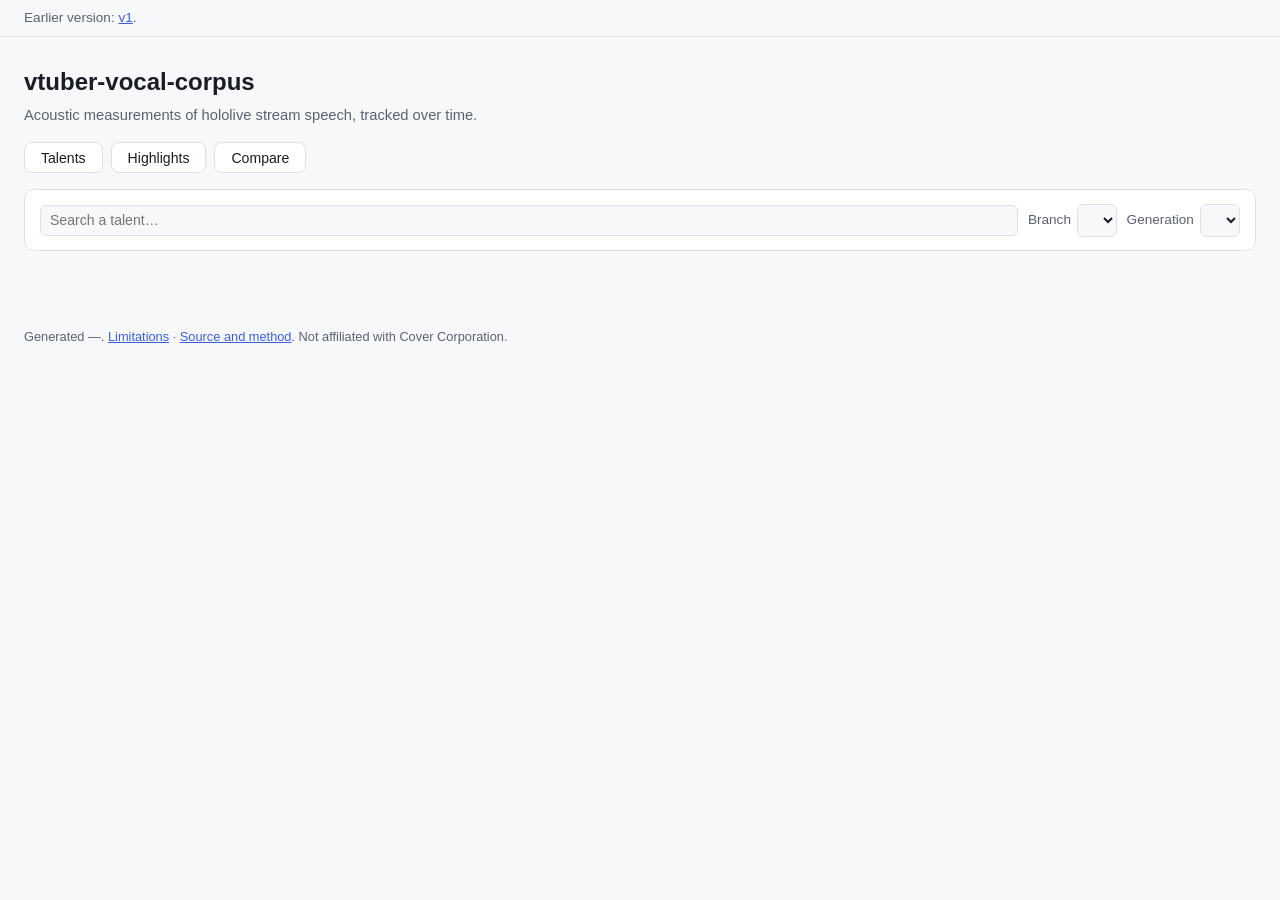
<file: docs/index.html>
<!doctype html>
<html lang="en">
<head>
<meta charset="utf-8" />
<meta name="viewport" content="width=device-width, initial-scale=1" />
<title>vtuber-vocal-corpus — v2</title>
<link rel="stylesheet" href="style.css" />
</head>
<body>
<p class="version-banner">
  Earlier version: <a href="v1/index.html">v1</a>.
</p>

<header class="site-header">
  <h1>vtuber-vocal-corpus</h1>
  <p class="tagline">
    Acoustic measurements of hololive stream speech, tracked over time.
  </p>
  <nav class="top-nav" id="top-nav">
    <button class="nav-btn" data-view="home">Talents</button>
    <button class="nav-btn" data-view="highlights">Highlights</button>
    <button class="nav-btn" data-view="compare">Compare</button>
  </nav>
</header>

<main id="home-view" class="view">
  <div class="home-controls panel">
    <input id="talent-search" type="text" placeholder="Search a talent…" />
    <label class="filter-label-inline">Branch
      <select id="home-branch-filter"></select>
    </label>
    <label class="filter-label-inline">Generation
      <select id="home-generation-filter"></select>
    </label>
  </div>
  <div id="talent-grid" class="talent-grid"></div>
</main>

<main id="profile-view" class="view" hidden>
  <a href="#home" class="back-link">&larr; All talents</a>
  <div id="profile-content"></div>
</main>

<main id="highlights-view" class="view" hidden>
  <div class="home-controls panel">
    <label class="filter-label-inline">Branch
      <select id="highlights-branch-filter"></select>
    </label>
    <label class="filter-label-inline">Find a talent
      <input id="highlights-focus" type="text" placeholder="Name…" />
    </label>
    <button id="highlights-focus-clear" type="button" class="highlights-clear" hidden>Clear</button>
  </div>
  <p id="highlights-intro" class="highlights-intro"></p>
  <div id="highlights-content"></div>
</main>

<main id="compare-view" class="view" hidden>
  <div class="layout">
    <aside class="sidebar">
      <div class="panel">
        <h2>Talents &amp; groups</h2>
        <input id="compare-search" type="text" placeholder="Filter…" />
        <div class="talent-actions">
          <button id="compare-select-none" type="button">Clear</button>
        </div>
        <div id="chip-picker" class="chip-picker"></div>
      </div>
      <div class="panel">
        <h2>Metric</h2>
        <label class="filter-label">Family</label>
        <select id="family-picker"></select>
        <label class="filter-label">Metric</label>
        <select id="metric-picker"></select>
        <p id="family-note" class="control-hint"></p>
      </div>
    </aside>
    <div class="content">
      <div class="view-controls" id="view-controls">
        <div class="control-group">
          <label>View</label>
          <div class="mode-tabs" id="mode-tabs">
            <button class="mode-btn active" data-mode="series" type="button">Time series</button>
            <button class="mode-btn" data-mode="table" type="button">Table</button>
            <button class="mode-btn" data-mode="scatter" type="button">Scatter</button>
          </div>
        </div>
        <div id="series-controls" class="control-group">
          <label>Granularity</label>
          <select id="granularity-picker">
            <option value="monthly">Monthly</option>
            <option value="quarterly" selected>Quarterly</option>
            <option value="yearly">Yearly</option>
          </select>
        </div>
        <div id="scatter-controls" class="control-group" hidden>
          <label>X axis</label>
          <select id="scatter-x-picker"></select>
          <label>Y axis</label>
          <select id="scatter-y-picker"></select>
        </div>
        <div class="control-group control-group-right">
          <label>Group by</label>
          <select id="group-by-picker">
            <option value="member" selected>Member</option>
            <option value="generation">Generation</option>
            <option value="branch">Branch</option>
          </select>
        </div>
      </div>
      <div id="validity-banner" class="validity-banner"></div>
      <div id="chart" class="chart"></div>
      <div id="series-legend" class="series-legend" hidden></div>
      <div id="table-view" class="table-view-wrap" hidden></div>
      <p id="caption" class="caption"></p>
    </div>
  </div>
</main>

<footer class="site-footer">
  <p>
    Generated <span id="generated-at">—</span>.
    <a href="https://github.com/DanielLagally/vtuber-vocal-corpus/blob/master/reference/limitations.md">Limitations</a>
    ·
    <a href="https://github.com/DanielLagally/vtuber-vocal-corpus">Source and method</a>.
    Not affiliated with Cover Corporation.
  </p>
</footer>

<script src="v1/vendor/plotly.min.js"></script>
<script src="data.js"></script>
<script src="fuzzy.js"></script>
<script src="app.js"></script>
</body>
</html>
</file>
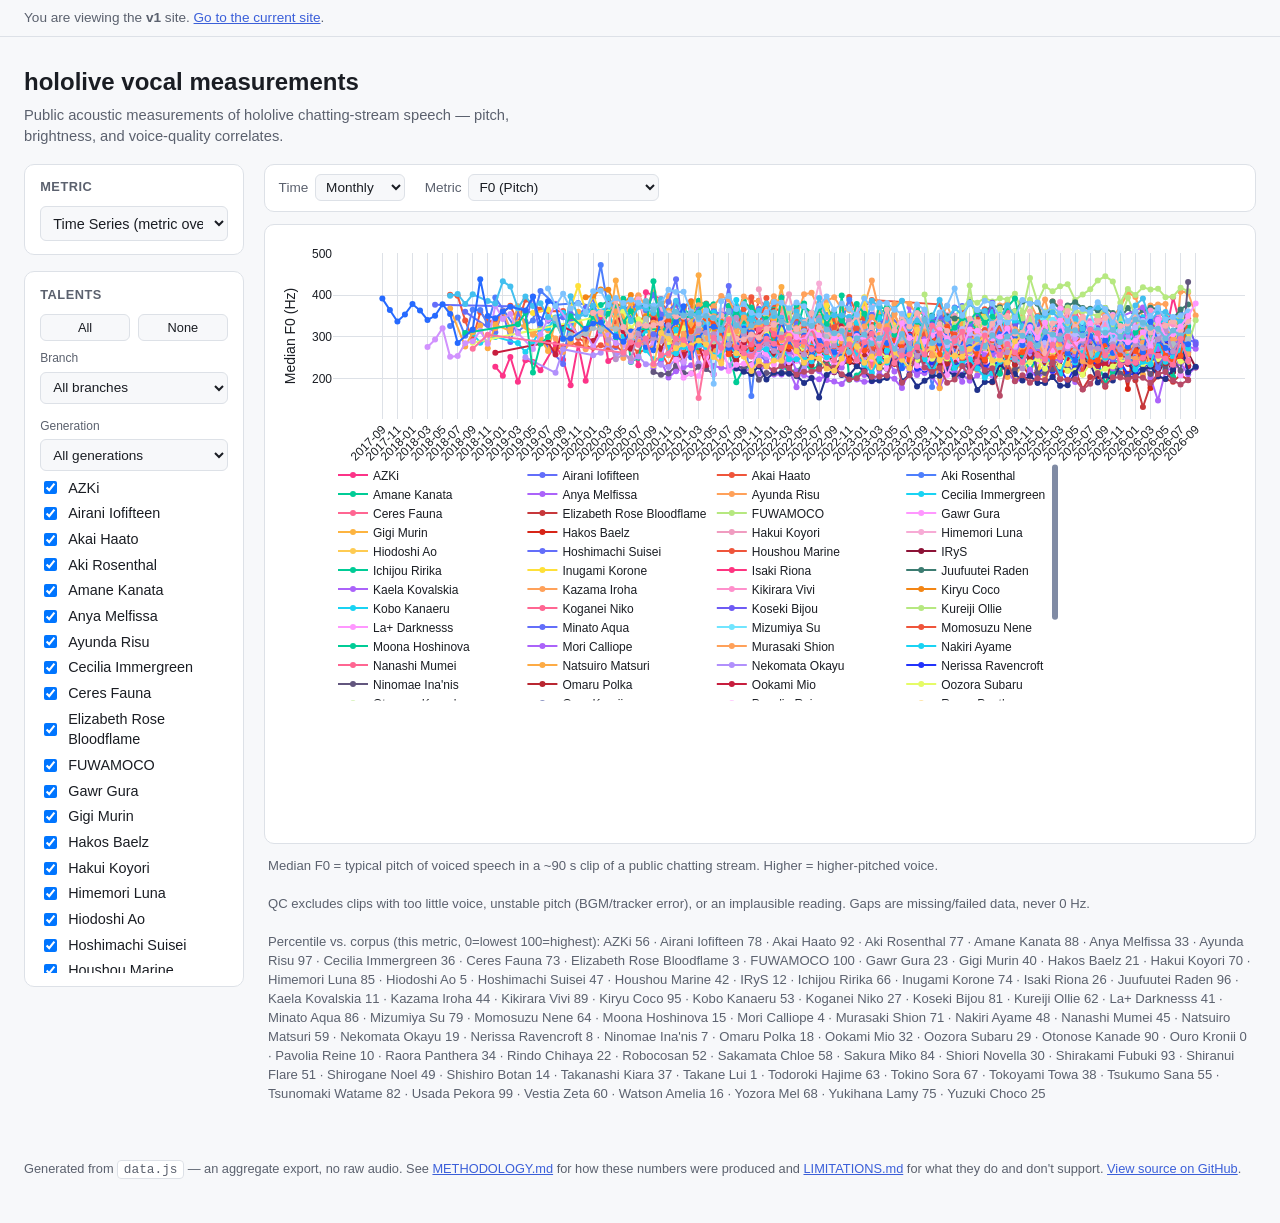
<file: docs/v1/index.html>
<!doctype html>
<html lang="en">
<head>
<meta charset="utf-8" />
<meta name="viewport" content="width=device-width, initial-scale=1" />
<title>vtuber-vocal-corpus — talent comparison</title>
<link rel="stylesheet" href="style.css" />
</head>
<body>
<p class="version-banner">
  You are viewing the <strong>v1</strong> site.
  <a href="../index.html">Go to the current site</a>.
</p>

<header class="site-header">
  <h1>hololive vocal measurements</h1>
  <p class="tagline">
    Public acoustic measurements of hololive chatting-stream speech —
    pitch, brightness, and voice-quality correlates.
  </p>
</header>

<div class="layout">
  <aside class="sidebar">
    <section class="panel">
      <h2>Metric</h2>
      <select id="metric-picker"></select>
    </section>
    <section class="panel">
      <h2>Talents</h2>
      <div class="talent-actions">
        <button type="button" id="select-all">All</button>
        <button type="button" id="select-none">None</button>
      </div>
      <label class="filter-label" for="branch-filter">Branch</label>
      <select id="branch-filter"></select>
      <label class="filter-label" for="generation-filter">Generation</label>
      <select id="generation-filter"></select>
      <div id="talent-list" class="talent-list"></div>
    </section>
  </aside>

  <main class="content">
    <div id="view-controls" class="view-controls"></div>
    <div id="chart" class="chart"></div>
    <div id="table-view" class="table-view-wrap"></div>
    <p id="caption" class="caption"></p>
  </main>
</div>

<footer class="site-footer">
  <p>
    Generated from <code>data.js</code> — an aggregate export, no raw
    audio. See
    <a href="https://github.com/DanielLagally/vtuber-vocal-corpus/blob/master/docs/v1/METHODOLOGY.md">METHODOLOGY.md</a>
    for how these numbers were produced and
    <a href="https://github.com/DanielLagally/vtuber-vocal-corpus/blob/master/docs/v1/LIMITATIONS.md">LIMITATIONS.md</a>
    for what they do and don't support.
    <a href="https://github.com/DanielLagally/vtuber-vocal-corpus">View source on GitHub</a>.
  </p>
</footer>

<script src="vendor/plotly.min.js"></script>
<script src="data.js"></script>
<script src="app.js"></script>
</body>
</html>
</file>
<file: docs/style.css>
:root {
  --bg: #0f1115;
  --panel: #171a21;
  --border: #2a2e38;
  --text: #e6e8ec;
  --text-dim: #9aa0ab;
  --accent: #7aa2f7;
  --robust: #3ddc97;
  --experimental: #f7b955;
  --panel-hover: color-mix(in srgb, var(--accent) 10%, var(--panel));
  --gold: #e8c15a;
  --silver: #b8c0cc;
  --bronze: #d19566;
}

@media (prefers-color-scheme: light) {
  :root {
    --bg: #f7f8fa;
    --panel: #ffffff;
    --border: #dde1e7;
    --text: #1a1d23;
    --text-dim: #5b616e;
    --accent: #3b5fd9;
    --robust: #1d9a6c;
    --experimental: #b3760a;
    --panel-hover: color-mix(in srgb, var(--accent) 10%, var(--panel));
    --gold: #b8860b;
    --silver: #7b8494;
    --bronze: #a0602e;
  }
}

* {
  box-sizing: border-box;
}

body {
  margin: 0;
  background: var(--bg);
  color: var(--text);
  font-family: -apple-system, BlinkMacSystemFont, "Segoe UI", Roboto,
    Helvetica, Arial, sans-serif;
  line-height: 1.45;
}

a {
  color: var(--accent);
}

.version-banner {
  margin: 0;
  padding: 0.5rem 1.5rem;
  max-width: 1800px;
  margin: 0 auto;
  font-size: 0.85rem;
  color: var(--text-dim);
  border-bottom: 1px solid var(--border);
}

.site-header {
  padding: 1.75rem 1.5rem 1rem;
  max-width: 1800px;
  margin: 0 auto;
}

.site-header h1 {
  margin: 0 0 0.35rem;
  font-size: 1.5rem;
}

.tagline {
  margin: 0 0 1rem;
  color: var(--text-dim);
  font-size: 0.92rem;
  max-width: 65ch;
}

.top-nav {
  display: flex;
  gap: 0.5rem;
}

.nav-btn {
  padding: 0.4rem 1rem;
  background: var(--panel);
  color: var(--text);
  border: 1px solid var(--border);
  border-radius: 8px;
  cursor: pointer;
  font-size: 0.88rem;
}

.nav-btn:hover {
  border-color: var(--accent);
}

.nav-btn.active {
  background: var(--accent);
  color: #0b0d11;
  border-color: var(--accent);
  font-weight: 600;
}

.view {
  max-width: 1800px;
  margin: 0 auto;
  padding: 0 1.5rem 2rem;
}

.view[hidden] {
  display: none;
}

.panel {
  background: var(--panel);
  border: 1px solid var(--border);
  border-radius: 10px;
  padding: 0.85rem 0.95rem;
}

.panel h2 {
  margin: 0 0 0.6rem;
  font-size: 0.8rem;
  text-transform: uppercase;
  letter-spacing: 0.04em;
  color: var(--text-dim);
}

/* ---------- Home ---------- */

.home-controls {
  display: flex;
  flex-wrap: wrap;
  gap: 0.6rem;
  align-items: center;
  margin-bottom: 1rem;
}

#talent-search {
  flex: 1 1 220px;
}

input[type="text"],
select {
  background: var(--bg);
  color: var(--text);
  border: 1px solid var(--border);
  border-radius: 6px;
  padding: 0.4rem 0.55rem;
  font-size: 0.88rem;
}

.filter-label-inline {
  display: flex;
  align-items: center;
  gap: 0.4rem;
  color: var(--text-dim);
  font-size: 0.85rem;
  white-space: nowrap;
}

.filter-label {
  display: block;
  font-size: 0.75rem;
  color: var(--text-dim);
  margin: 0.6rem 0 0.25rem;
}

.talent-grid {
  display: grid;
  grid-template-columns: repeat(auto-fill, minmax(200px, 1fr));
  gap: 0.7rem;
}

.talent-card {
  display: flex;
  align-items: center;
  gap: 0.6rem;
  background: var(--panel);
  border: 1px solid var(--border);
  border-radius: 10px;
  padding: 0.65rem 0.75rem;
  cursor: pointer;
  text-align: left;
  color: var(--text);
  font: inherit;
}

.talent-card:hover {
  border-color: var(--accent);
  background: var(--panel-hover);
}

.talent-swatch {
  width: 0.6rem;
  height: 2.2rem;
  border-radius: 3px;
  flex: none;
}

.talent-card-body {
  min-width: 0;
  flex: 1;
}

.talent-card-name {
  font-weight: 600;
  font-size: 0.92rem;
  white-space: nowrap;
  overflow: hidden;
  text-overflow: ellipsis;
}

.talent-card-meta {
  display: block;
  color: var(--text-dim);
  font-size: 0.76rem;
  white-space: nowrap;
  overflow: hidden;
  text-overflow: ellipsis;
}

.talent-card-spark {
  width: 100%;
  height: 22px;
}

.legacy-tag {
  display: inline-block;
  font-size: 0.68rem;
  color: var(--text-dim);
  border: 1px solid var(--border);
  border-radius: 4px;
  padding: 0 0.3em;
  margin-left: 0.35em;
}

/* ---------- Profile ---------- */

.back-link {
  display: inline-block;
  margin: 1rem 0;
  font-size: 0.88rem;
}

.profile-header {
  display: flex;
  align-items: center;
  gap: 0.9rem;
  margin-bottom: 0.5rem;
}

.profile-swatch {
  width: 0.9rem;
  height: 2.6rem;
  border-radius: 4px;
  flex: none;
}

.profile-header h2 {
  margin: 0;
  font-size: 1.35rem;
}

.profile-meta {
  color: var(--text-dim);
  font-size: 0.85rem;
  margin: 0 0 1.25rem;
}

.profile-grid {
  display: grid;
  grid-template-columns: minmax(0, 2fr) minmax(260px, 1fr);
  gap: 1rem;
  align-items: start;
}

.family-card {
  background: var(--panel);
  border: 1px solid var(--border);
  border-radius: 10px;
  padding: 0.8rem 0.95rem;
  margin-bottom: 0.85rem;
}

.family-card h3 {
  display: flex;
  align-items: center;
  gap: 0.5rem;
  margin: 0 0 0.3rem;
  font-size: 0.95rem;
}

.badge {
  font-size: 0.68rem;
  text-transform: uppercase;
  letter-spacing: 0.03em;
  border-radius: 999px;
  padding: 0.1rem 0.55rem;
  border: 1px solid transparent;
}

.badge.robust {
  color: var(--robust);
  border-color: var(--robust);
}

.badge.experimental {
  color: var(--experimental);
  border-color: var(--experimental);
}

.badge.context {
  color: var(--text-dim);
  border-color: var(--border);
}

.family-note {
  color: var(--text-dim);
  font-size: 0.8rem;
  margin: 0 0 0.6rem;
}

.metric-row {
  display: flex;
  justify-content: space-between;
  align-items: baseline;
  gap: 0.5rem;
  padding: 0.3rem 0;
  border-top: 1px solid var(--border);
  font-size: 0.86rem;
}

.metric-row:first-of-type {
  border-top: none;
}

.metric-row .metric-name {
  color: var(--text-dim);
  flex: none;
  max-width: 45%;
}

.metric-row .metric-value {
  font-weight: 600;
  white-space: nowrap;
}

.metric-row .metric-sub {
  color: var(--text-dim);
  font-size: 0.76rem;
}

.control-hint {
  color: var(--text-dim);
  font-size: 0.8rem;
  margin: 0.4rem 0 0;
}

.profile-families {
  display: grid;
  grid-template-columns: repeat(auto-fill, minmax(340px, 1fr));
  gap: 0 0.85rem;
  align-items: start;
}

/* ---------- Profile comparison ---------- */
.compare-section {
  margin-bottom: 1rem;
}

.compare-section h3 {
  margin: 0;
  font-size: 0.95rem;
}

.compare-bar {
  display: flex;
  flex-wrap: wrap;
  align-items: center;
  gap: 0.4rem;
  margin-bottom: 0.9rem;
}

.compare-bar-label {
  color: var(--text-dim);
  font-size: 0.8rem;
  margin-right: 0.2rem;
}

.compare-chips {
  display: contents;
}

.compare-chip {
  cursor: default;
}

.compare-chip a {
  color: var(--text);
  text-decoration: none;
}

.compare-chip a:hover {
  text-decoration: underline;
}

.chip-remove {
  border: none;
  background: none;
  color: var(--text-dim);
  cursor: pointer;
  font-size: 0.95rem;
  line-height: 1;
  padding: 0 0 0 0.15rem;
  min-width: 1.2rem;
  min-height: 1.2rem;
}

.chip-remove:hover {
  color: var(--text);
}

#compare-add {
  background: var(--bg);
  color: var(--text);
  border: 1px dashed var(--border);
  border-radius: 999px;
  padding: 0.25rem 0.7rem;
  font-size: 0.78rem;
  min-width: 11rem;
}

.glyph {
  flex: none;
  display: inline-block;
  vertical-align: middle;
}

.compare-grid {
  display: grid;
  grid-template-columns: minmax(260px, 1fr) minmax(0, 1.6fr);
  gap: 1rem;
  align-items: start;
}

.closest-head {
  display: flex;
  justify-content: space-between;
  align-items: center;
  gap: 0.5rem;
  margin-bottom: 0.4rem;
}

.closest-list {
  list-style: none;
  margin: 0;
  padding: 0;
}

.closest-row {
  display: flex;
  align-items: center;
  gap: 0.55rem;
  padding: 0.4rem 0;
  border-top: 1px solid var(--border);
  font-size: 0.86rem;
}

.closest-row:first-child {
  border-top: none;
}

.closest-swatch {
  width: 0.55rem;
  height: 1.6rem;
  border-radius: 3px;
  flex: none;
}

.closest-body {
  display: flex;
  flex-direction: column;
  min-width: 0;
  flex: 1;
}

.closest-body a {
  color: var(--text);
  font-weight: 600;
  text-decoration: none;
}

.closest-body a:hover {
  text-decoration: underline;
}

.closest-name {
  display: flex;
  align-items: center;
  gap: 0.4rem;
  flex-wrap: wrap;
}

.one-off-tag {
  font-size: 0.66rem;
  text-transform: uppercase;
  letter-spacing: 0.03em;
  color: var(--text-dim);
  border: 1px solid var(--border);
  border-radius: 999px;
  padding: 0 0.45rem;
  font-weight: 400;
}

.closest-reasons {
  color: var(--text-dim);
  font-size: 0.74rem;
}

.closest-score {
  color: var(--text-dim);
  font-size: 0.8rem;
  font-variant-numeric: tabular-nums;
  white-space: nowrap;
}

.closest-toggle {
  width: 1.8rem;
  height: 1.8rem;
  border-radius: 50%;
  border: 1px solid var(--border);
  background: var(--bg);
  color: var(--text);
  cursor: pointer;
  flex: none;
}

.closest-toggle:hover:not(:disabled) {
  border-color: var(--accent);
}

.closest-toggle.on {
  border-color: var(--accent);
  background: color-mix(in srgb, var(--accent) 18%, var(--bg));
}

.closest-toggle:disabled {
  opacity: 0.4;
  cursor: not-allowed;
}

.closest-empty {
  color: var(--text-dim);
  font-size: 0.85rem;
}

#compare-radar {
  min-height: 380px;
}

.strips-head {
  display: flex;
  justify-content: space-between;
  align-items: center;
  margin: 1rem 0 0.3rem;
}

.strip-row {
  display: grid;
  grid-template-columns: minmax(150px, 220px) minmax(0, 1fr);
  gap: 0.2rem 0.9rem;
  padding: 0.45rem 0;
  border-top: 1px solid var(--border);
  align-items: center;
}

.strip-label {
  font-size: 0.84rem;
  display: flex;
  flex-direction: column;
  align-items: flex-start;
  gap: 0.15rem;
}

.strip-expand {
  border: none;
  background: none;
  color: var(--accent);
  cursor: pointer;
  font-size: 0.74rem;
  padding: 0.1rem 0;
}

.strip-svg {
  display: block;
  overflow: visible;
}

.strip-plot,
.compare-grid > * {
  min-width: 0;
}

.strip-axis {
  stroke: var(--border);
  stroke-width: 1;
}

.strip-other {
  stroke: var(--text-dim);
  stroke-opacity: 0.25;
  stroke-width: 1;
}

.strip-glyph svg {
  overflow: visible;
}

.strip-glyph svg > * {
  stroke: var(--panel);
  stroke-width: 2;
  paint-order: stroke;
}

.strip-scale {
  display: flex;
  justify-content: space-between;
  color: var(--text-dim);
  font-size: 0.72rem;
  font-variant-numeric: tabular-nums;
}

.strip-series {
  grid-column: 1 / -1;
  min-height: 220px;
}

.compare-table td,
.compare-table th {
  font-variant-numeric: tabular-nums;
}

.profile-closing {
  color: var(--text-dim);
  font-size: 0.85rem;
  border-top: 1px solid var(--border);
  padding-top: 0.75rem;
  margin-top: 1rem;
}

/* ---------- Compare ---------- */

.layout {
  display: flex;
  gap: 1.25rem;
  align-items: flex-start;
}

.sidebar {
  flex: 0 0 240px;
  display: flex;
  flex-direction: column;
  gap: 1rem;
  position: sticky;
  top: 1rem;
}

.sidebar select,
.sidebar input[type="text"] {
  width: 100%;
  margin-bottom: 0.35rem;
}

.talent-actions {
  display: flex;
  gap: 0.5rem;
  margin: 0.4rem 0;
}

.talent-actions button {
  flex: 1;
  padding: 0.3rem 0;
  background: var(--bg);
  color: var(--text);
  border: 1px solid var(--border);
  border-radius: 6px;
  cursor: pointer;
  font-size: 0.8rem;
}

.talent-actions button:hover {
  border-color: var(--accent);
}

.chip-picker {
  display: flex;
  flex-wrap: wrap;
  gap: 0.3rem;
  max-height: 45vh;
  overflow-y: auto;
}

.chip {
  display: inline-flex;
  align-items: center;
  gap: 0.35rem;
  padding: 0.22rem 0.6rem;
  border-radius: 999px;
  border: 1px solid var(--border);
  background: var(--bg);
  font-size: 0.78rem;
  cursor: pointer;
  color: var(--text);
}

.chip .chip-swatch {
  width: 0.55rem;
  height: 0.55rem;
  border-radius: 50%;
  flex: none;
}

.chip.selected {
  border-color: var(--accent);
  background: color-mix(in srgb, var(--accent) 18%, var(--bg));
}

.chip.group {
  border-style: dashed;
}

.content {
  flex: 1;
  min-width: 0;
}

/* Sits above the chart/table, same width as them — not in the sidebar — so
   there's room for several controls side by side (mode, granularity, group-by,
   scatter axes) without cramming a narrow column. */
.view-controls {
  display: flex;
  flex-wrap: wrap;
  align-items: center;
  gap: 0.6rem 1.4rem;
  margin-bottom: 0.75rem;
  padding: 0.6rem 0.85rem;
  background: var(--panel);
  border: 1px solid var(--border);
  border-radius: 10px;
  font-size: 0.85rem;
}

.view-controls .control-group {
  display: flex;
  align-items: center;
  gap: 0.45rem;
}

.view-controls .control-group[hidden] {
  display: none;
}

.view-controls .control-group-right {
  margin-left: auto;
}

.view-controls label {
  color: var(--text-dim);
  white-space: nowrap;
  font-size: 0.8rem;
}

.mode-tabs {
  display: flex;
  gap: 0.3rem;
}

.mode-btn {
  padding: 0.3rem 0.75rem;
  background: var(--bg);
  color: var(--text);
  border: 1px solid var(--border);
  border-radius: 6px;
  cursor: pointer;
  font-size: 0.78rem;
  white-space: nowrap;
}

.mode-btn.active {
  background: var(--accent);
  color: #0b0d11;
  border-color: var(--accent);
  font-weight: 600;
}

.validity-banner {
  display: flex;
  align-items: center;
  gap: 0.5rem;
  padding: 0.45rem 0.8rem;
  border-radius: 8px;
  border: 1px solid var(--border);
  background: var(--panel);
  font-size: 0.82rem;
  margin-bottom: 0.6rem;
}

.validity-banner:empty {
  display: none;
}

.validity-banner.experimental {
  border-color: var(--experimental);
  color: var(--experimental);
}

.validity-banner.robust {
  border-color: var(--robust);
  color: var(--robust);
}

.chart {
  background: var(--panel);
  border: 1px solid var(--border);
  border-radius: 10px;
  padding: 0.5rem;
  min-height: 560px;
}

.chart[hidden] {
  display: none;
}

/* The Compare chart's actual height is set inline by app.js's
   sizeChartPanel() — pinned so its bottom edge sits a fixed 20px above the
   viewport bottom when the page is scrolled to the top, computed from the
   panel's real rendered position rather than a guessed static offset. This
   is only a floor for the instant before that runs. It also keeps a lot of
   overlapping series or a long legend from compressing the plot area the
   way Plotly's old built-in legend did inside a size-constrained container
   — the custom legend below (see .series-legend) grows the page instead of
   fighting the chart for the same box. */
#chart {
  min-height: 360px;
}

.series-legend {
  display: flex;
  flex-wrap: wrap;
  gap: 0.3rem 0.6rem;
  /* Top margin matches sizeChartPanel()'s 20px gap exactly, so the legend's
     own box — not just blank space — starts right at the fold: at
     scroll-top you see the chart end, not the first row of chips. */
  margin: 20px 0.25rem 0;
}

.series-legend[hidden] {
  display: none;
}

.legend-item {
  display: inline-flex;
  align-items: center;
  gap: 0.35rem;
  padding: 0.15rem 0.5rem;
  border-radius: 999px;
  border: 1px solid var(--border);
  font-size: 0.78rem;
  cursor: default;
}

.legend-item .legend-swatch {
  width: 0.6rem;
  height: 0.6rem;
  border-radius: 50%;
  flex: none;
}

.table-view-wrap {
  background: var(--panel);
  border: 1px solid var(--border);
  border-radius: 10px;
  overflow-x: auto;
  max-height: 78vh;
  overflow-y: auto;
}

.data-table {
  width: 100%;
  border-collapse: collapse;
  font-size: 0.85rem;
  white-space: nowrap;
}

.data-table th,
.data-table td {
  padding: 0.4rem 0.6rem;
  text-align: right;
  border-bottom: 1px solid var(--border);
}

.data-table th:first-child,
.data-table td:first-child {
  text-align: left;
  position: sticky;
  left: 0;
  background: var(--panel);
}

.data-table th {
  position: sticky;
  top: 0;
  background: var(--panel);
  color: var(--text-dim);
  font-weight: 600;
  z-index: 2;
  cursor: pointer;
  user-select: none;
}

.data-table th:hover {
  color: var(--text);
}

.data-table th .sort-arrow {
  color: var(--accent);
  margin-left: 0.3em;
}

.data-table th:first-child {
  z-index: 3;
}

.data-table tbody tr:hover {
  background: color-mix(in srgb, var(--accent) 10%, transparent);
}

.data-table td.name-cell {
  font-weight: 600;
  color: var(--text);
}

.caption {
  color: var(--text-dim);
  font-size: 0.82rem;
  white-space: pre-line;
  margin: 0.75rem 0.25rem;
}

/* ---------- Fuzzy search dropdown ---------- */

.fuzzy-wrap {
  position: relative;
  display: inline-flex;
  flex: 0 1 auto;
  min-width: 0;
}

.fuzzy-wrap > input {
  width: 100%;
}

.fuzzy-list {
  position: absolute;
  top: calc(100% + 4px);
  left: 0;
  z-index: 30;
  min-width: max(100%, 15rem);
  max-height: 18rem;
  overflow-y: auto;
  margin: 0;
  padding: 0.25rem;
  list-style: none;
  background: var(--panel);
  border: 1px solid var(--border);
  border-radius: 8px;
  box-shadow: 0 6px 20px rgba(0, 0, 0, 0.18);
}

.fuzzy-list[hidden] {
  display: none;
}

.fuzzy-option {
  display: flex;
  align-items: center;
  gap: 0.5rem;
  padding: 0.3rem 0.45rem;
  border-radius: 5px;
  font-size: 0.88rem;
  cursor: pointer;
  white-space: nowrap;
}

.fuzzy-option .closest-swatch {
  height: 1rem;
}

.fuzzy-option.active,
.fuzzy-option:hover {
  background: var(--panel-hover);
}

.fuzzy-option mark {
  background: none;
  color: var(--accent);
  font-weight: 700;
}

/* ---------- Highlights ---------- */

.highlights-intro {
  color: var(--text-dim);
  font-size: 0.9rem;
  max-width: 80ch;
  margin: 0 0 1.25rem;
}

.highlights-clear {
  background: var(--bg);
  color: var(--text);
  border: 1px solid var(--border);
  border-radius: 6px;
  padding: 0.35rem 0.75rem;
  font-size: 0.8rem;
  cursor: pointer;
}

.highlights-section {
  margin-bottom: 1.75rem;
}

.highlights-section > h2 {
  margin: 0 0 0.7rem;
  font-size: 0.8rem;
  text-transform: uppercase;
  letter-spacing: 0.04em;
  color: var(--text-dim);
}

.highlights-note {
  color: var(--text-dim);
  font-size: 0.82rem;
  margin: -0.3rem 0 0.7rem;
}

.award-grid {
  display: grid;
  grid-template-columns: repeat(auto-fill, minmax(min(100%, 330px), 1fr));
  gap: 0.8rem;
  /* An opened card grows alone; its neighbours keep their height. */
  align-items: start;
}

.award-head {
  display: flex;
  align-items: center;
  justify-content: space-between;
  gap: 0.5rem;
}

.award-head h3 {
  margin: 0;
  font-size: 1rem;
}

.award-blurb {
  color: var(--text-dim);
  font-size: 0.8rem;
  margin: 0.2rem 0 0.6rem;
}

.podium {
  list-style: none;
  margin: 0;
  padding: 0;
}

.podium-row {
  display: flex;
  align-items: center;
  gap: 0.55rem;
  padding: 0.4rem 0.3rem;
  border-top: 1px solid var(--border);
  border-radius: 6px;
}

.podium-row:first-child {
  border-top: none;
}

.podium-row.focus {
  background: var(--panel-hover);
}

.podium-place {
  flex: none;
  width: 1.6rem;
  height: 1.6rem;
  border-radius: 999px;
  display: inline-flex;
  align-items: center;
  justify-content: center;
  font-size: 0.8rem;
  font-weight: 700;
  font-variant-numeric: tabular-nums;
  border: 2px solid var(--border);
  color: var(--text-dim);
}

.podium-place.place-1 {
  border-color: var(--gold);
  color: var(--gold);
}

.podium-place.place-2 {
  border-color: var(--silver);
  color: var(--silver);
}

.podium-place.place-3 {
  border-color: var(--bronze);
  color: var(--bronze);
}

.podium-swatches {
  flex: none;
  display: inline-flex;
  gap: 2px;
}

.podium-body {
  flex: 1 1 auto;
  min-width: 0;
  display: flex;
  flex-direction: column;
}

.podium-name {
  display: flex;
  align-items: center;
  flex-wrap: wrap;
  gap: 0.35rem;
  font-size: 0.9rem;
}

.podium-name a {
  color: var(--text);
  text-decoration: none;
}

.podium-name a:hover {
  color: var(--accent);
  text-decoration: underline;
}

.podium-delta {
  color: var(--text-dim);
  font-size: 0.74rem;
}

.podium-value {
  flex: none;
  max-width: 45%;
  text-align: right;
  color: var(--text);
  font-size: 0.8rem;
  font-variant-numeric: tabular-nums;
}

.podium-toggle {
  display: flex;
  align-items: center;
  justify-content: center;
  gap: 0.35rem;
  width: 100%;
  margin-top: 0.35rem;
  padding: 0.3rem 0.5rem;
  background: transparent;
  color: var(--text-dim);
  border: 1px solid var(--border);
  border-radius: 6px;
  font: inherit;
  font-size: 0.78rem;
  cursor: pointer;
}

.podium-toggle:hover {
  color: var(--accent);
  border-color: var(--accent);
}

.podium-chevron {
  width: 0.8rem;
  height: 0.8rem;
  transition: transform 0.15s ease;
}

.podium-toggle.open .podium-chevron {
  transform: rotate(180deg);
}

.podium-more {
  position: relative;
  max-height: 20rem;
  overflow-y: auto;
  overscroll-behavior: contain;
  margin-top: 0.35rem;
  border-top: 1px solid var(--border);
}

.podium-more .podium-row:first-child {
  border-top: none;
}

.podium-preview {
  margin-top: 0.35rem;
}

.too-close {
  color: var(--text-dim);
  cursor: help;
}

.signature-grid {
  display: grid;
  grid-template-columns: repeat(auto-fill, minmax(min(100%, 230px), 1fr));
  gap: 0.5rem;
}

.signature-card {
  display: flex;
  align-items: center;
  gap: 0.55rem;
  background: var(--panel);
  border: 1px solid var(--border);
  border-radius: 8px;
  padding: 0.5rem 0.65rem;
  color: var(--text);
  text-decoration: none;
}

.signature-card:hover,
.signature-card.focus {
  background: var(--panel-hover);
  border-color: var(--accent);
}

.signature-body {
  display: flex;
  flex-direction: column;
  min-width: 0;
}

.signature-name {
  font-size: 0.88rem;
}

.signature-award {
  color: var(--text-dim);
  font-size: 0.74rem;
}

.profile-signature {
  margin: -0.2rem 0 0.8rem;
  font-size: 0.88rem;
}

.site-footer {
  max-width: 1800px;
  margin: 0 auto;
  padding: 1rem 1.5rem 2rem;
  color: var(--text-dim);
  font-size: 0.8rem;
}

@media (max-width: 780px) {
  .layout {
    flex-direction: column;
  }
  .sidebar {
    flex: none;
    width: 100%;
    position: static;
  }
  .profile-grid {
    grid-template-columns: 1fr;
  }
  .compare-grid {
    grid-template-columns: minmax(0, 1fr);
  }
  .strip-row {
    grid-template-columns: minmax(0, 1fr);
  }
  #compare-radar {
    min-height: 320px;
  }
  .profile-families {
    grid-template-columns: 1fr;
  }
}
</file>
<file: docs/v1/style.css>
:root {
  --bg: #0f1115;
  --panel: #171a21;
  --border: #2a2e38;
  --text: #e6e8ec;
  --text-dim: #9aa0ab;
  --accent: #7aa2f7;
  /* Opaque (not the transparent row-hover tint) — the sticky name column
     sits on its own stacking layer and needs a solid color to actually
     cover the rows scrolling underneath it. */
  --panel-hover: color-mix(in srgb, var(--accent) 10%, var(--panel));
}

@media (prefers-color-scheme: light) {
  :root {
    --bg: #f7f8fa;
    --panel: #ffffff;
    --border: #dde1e7;
    --text: #1a1d23;
    --text-dim: #5b616e;
    --accent: #3b5fd9;
    --panel-hover: color-mix(in srgb, var(--accent) 10%, var(--panel));
  }
}

* {
  box-sizing: border-box;
}

body {
  margin: 0;
  background: var(--bg);
  color: var(--text);
  font-family: -apple-system, BlinkMacSystemFont, "Segoe UI", Roboto,
    Helvetica, Arial, sans-serif;
  line-height: 1.45;
}

.version-banner {
  margin: 0;
  padding: 0.5rem 1.5rem;
  max-width: 1800px;
  margin: 0 auto;
  font-size: 0.85rem;
  color: var(--text-dim);
  border-bottom: 1px solid var(--border);
}

.version-banner a {
  color: var(--accent);
}

.site-header {
  padding: 1.75rem 1.5rem 1rem;
  max-width: 1800px;
  margin: 0 auto;
}

.site-header h1 {
  margin: 0 0 0.35rem;
  font-size: 1.5rem;
}

.tagline {
  margin: 0;
  color: var(--text-dim);
  font-size: 0.92rem;
  max-width: 60ch;
}

.layout {
  display: flex;
  gap: 1.25rem;
  max-width: 1800px;
  margin: 0 auto;
  padding: 0 1.5rem 2rem;
  align-items: flex-start;
}

.sidebar {
  flex: 0 0 220px;
  display: flex;
  flex-direction: column;
  gap: 1rem;
  position: sticky;
  top: 1rem;
}

.panel {
  background: var(--panel);
  border: 1px solid var(--border);
  border-radius: 10px;
  padding: 0.85rem 0.95rem;
}

.panel h2 {
  margin: 0 0 0.6rem;
  font-size: 0.8rem;
  text-transform: uppercase;
  letter-spacing: 0.04em;
  color: var(--text-dim);
}

#metric-picker {
  width: 100%;
  padding: 0.45rem 0.5rem;
  background: var(--bg);
  color: var(--text);
  border: 1px solid var(--border);
  border-radius: 6px;
  font-size: 0.9rem;
}

.filter-label {
  display: block;
  font-size: 0.75rem;
  color: var(--text-dim);
  margin: 0.5rem 0 0.25rem;
}

#branch-filter,
#generation-filter {
  width: 100%;
  padding: 0.4rem 0.5rem;
  background: var(--bg);
  color: var(--text);
  border: 1px solid var(--border);
  border-radius: 6px;
  font-size: 0.85rem;
  margin-bottom: 0.4rem;
}

.talent-actions {
  display: flex;
  gap: 0.5rem;
  margin: 0.6rem 0;
}

.talent-actions button {
  flex: 1;
  padding: 0.3rem 0;
  background: var(--bg);
  color: var(--text);
  border: 1px solid var(--border);
  border-radius: 6px;
  cursor: pointer;
  font-size: 0.8rem;
}

.talent-actions button:hover {
  border-color: var(--accent);
}

.talent-list {
  display: flex;
  flex-direction: column;
  gap: 0.3rem;
  max-height: 55vh;
  overflow-y: auto;
}

.talent-list label {
  display: flex;
  align-items: center;
  gap: 0.5rem;
  font-size: 0.9rem;
  cursor: pointer;
}

.content {
  flex: 1;
  min-width: 0;
}

.view-controls {
  display: flex;
  flex-wrap: wrap;
  align-items: center;
  gap: 0.6rem 1.2rem;
  margin-bottom: 0.75rem;
  padding: 0.6rem 0.85rem;
  background: var(--panel);
  border: 1px solid var(--border);
  border-radius: 10px;
  font-size: 0.85rem;
}

.view-controls:empty {
  display: none;
}

.view-controls .control-group {
  display: flex;
  align-items: center;
  gap: 0.4rem;
}

.view-controls label {
  color: var(--text-dim);
  white-space: nowrap;
}

.view-controls select,
.view-controls input[type="range"],
.view-controls input[type="text"] {
  background: var(--bg);
  color: var(--text);
  border: 1px solid var(--border);
  border-radius: 6px;
  padding: 0.25rem 0.4rem;
  font-size: 0.85rem;
}

.view-controls input[type="range"] {
  width: 180px;
}

.view-controls input[type="text"] {
  width: 160px;
}

.control-hint {
  color: var(--text-dim);
  font-size: 0.8rem;
  margin: 0.2rem 0 0;
}

.view-controls .range-value {
  min-width: 2.5em;
  text-align: center;
  font-variant-numeric: tabular-nums;
}

.metric-checklist-row {
  display: flex;
  flex-wrap: wrap;
  align-items: center;
  gap: 0.4rem 0.6rem;
  width: 100%;
}

.metric-checklist-label {
  margin: 0;
}

.mini-btn {
  padding: 0.2rem 0.55rem;
  background: var(--bg);
  color: var(--text);
  border: 1px solid var(--border);
  border-radius: 6px;
  cursor: pointer;
  font-size: 0.78rem;
}

.mini-btn:hover {
  border-color: var(--accent);
}

.metric-checklist {
  display: flex;
  flex-wrap: wrap;
  gap: 0.3rem 0.9rem;
  width: 100%;
}

.metric-checklist label {
  display: flex;
  align-items: center;
  gap: 0.35rem;
  font-size: 0.82rem;
  cursor: pointer;
}

.chart {
  background: var(--panel);
  border: 1px solid var(--border);
  border-radius: 10px;
  padding: 0.5rem;
  min-height: 620px;
}

.table-view-wrap {
  background: var(--panel);
  border: 1px solid var(--border);
  border-radius: 10px;
  overflow-x: auto;
  max-height: 78vh;
  overflow-y: auto;
}

.data-table {
  width: 100%;
  border-collapse: collapse;
  font-size: 0.85rem;
  white-space: nowrap;
}

.data-table th,
.data-table td {
  padding: 0.4rem 0.6rem;
  text-align: right;
  border-bottom: 1px solid var(--border);
}

.data-table th:first-child,
.data-table td:first-child,
.data-table th:nth-child(2),
.data-table td:nth-child(2) {
  text-align: left;
}

.data-table th {
  position: sticky;
  top: 0;
  background: var(--panel);
  color: var(--text-dim);
  font-weight: 600;
  cursor: pointer;
  user-select: none;
  white-space: nowrap;
}

.data-table th:hover {
  color: var(--text);
}

.data-table th .sort-arrow {
  color: var(--accent);
  margin-left: 0.3em;
}

.data-table tbody tr:hover {
  background: color-mix(in srgb, var(--accent) 10%, transparent);
}

.data-table td.name-cell {
  font-weight: 600;
  color: var(--text);
}

/* Name column stays visible while the rest of a wide table scrolls
   horizontally. The header's first cell is the sticky-top/sticky-left
   corner, so it needs the higher z-index of the two sticky layers. */
.data-table th:first-child,
.data-table td:first-child {
  position: sticky;
  left: 0;
  background: var(--panel);
}

.data-table th:first-child {
  z-index: 3;
}

.data-table td:first-child {
  z-index: 1;
}

.data-table tbody tr:hover td:first-child {
  background: var(--panel-hover);
}

.caption {
  color: var(--text-dim);
  font-size: 0.82rem;
  white-space: pre-line;
  margin: 0.75rem 0.25rem;
}

.site-footer {
  max-width: 1800px;
  margin: 0 auto;
  padding: 0 1.5rem 2rem;
  color: var(--text-dim);
  font-size: 0.8rem;
}

.site-footer code {
  background: var(--panel);
  border: 1px solid var(--border);
  border-radius: 4px;
  padding: 0.05rem 0.35rem;
}

.site-footer a {
  color: var(--accent);
}

.site-footer a:hover {
  text-decoration: none;
}

@media (max-width: 720px) {
  .layout {
    flex-direction: column;
  }
  .sidebar {
    flex: none;
    width: 100%;
    position: static;
  }
  .talent-list {
    max-height: 200px;
  }
}
</file>
